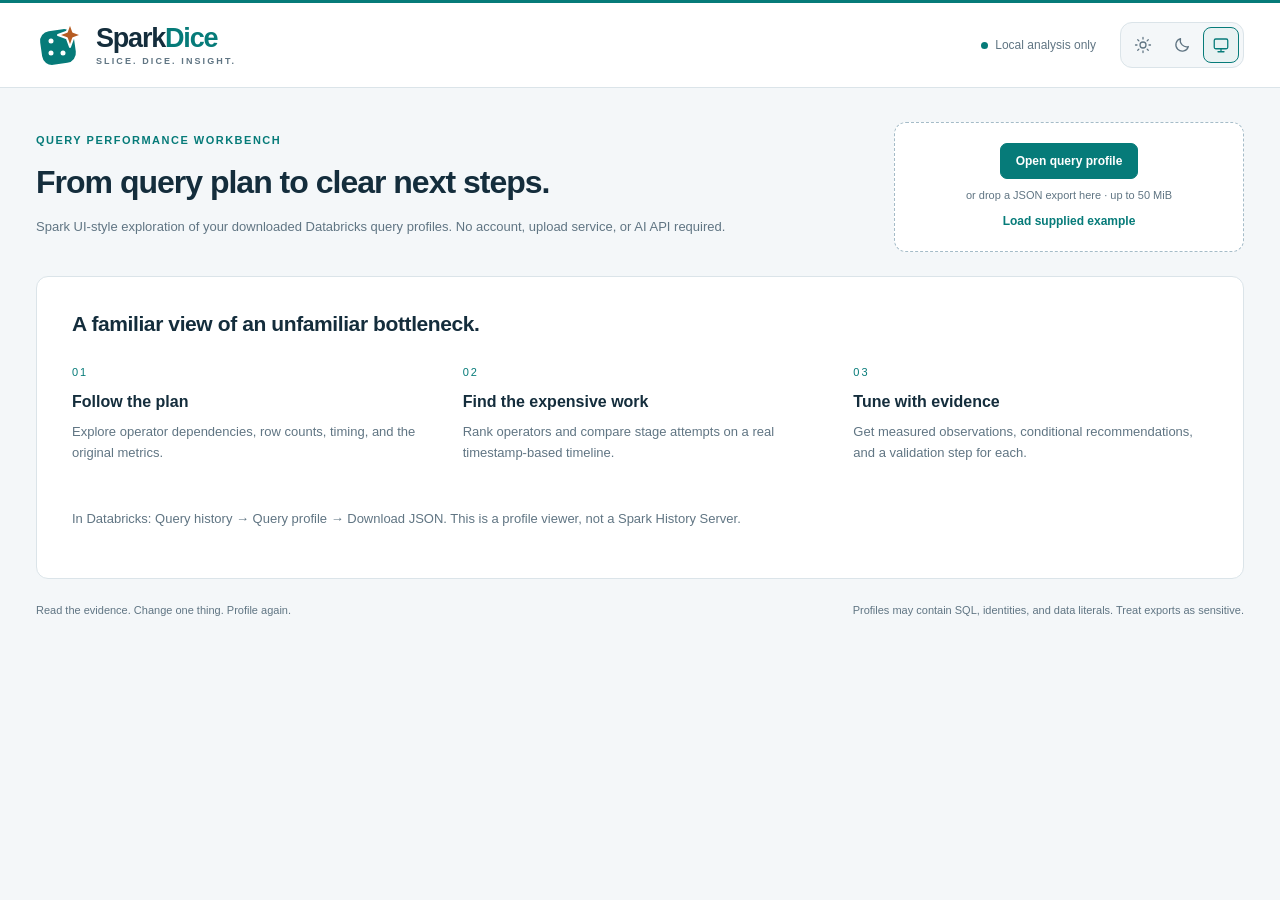
<file: SparkUIForServerless/index.html>
<!doctype html>
<html lang="en">
<head>
  <meta charset="utf-8">
  <meta name="viewport" content="width=device-width,initial-scale=1">
  <meta http-equiv="Content-Security-Policy" content="default-src 'self'; script-src 'self'; style-src 'self' 'unsafe-inline'; connect-src 'self'; img-src 'self' data:; object-src 'none'; base-uri 'none'">
  <title>SparkDice | Serverless query insights</title>
  <script src="theme.js"></script>
  <link rel="stylesheet" href="styles.css">
  <script src="profile.js" defer></script>
  <script src="app.js" defer></script>
</head>
<body>
  <header class="topbar">
    <a class="brand" href="./index.html" aria-label="SparkDice home">
      <svg class="brand-mark" viewBox="0 0 48 48" aria-hidden="true"><rect x="5" y="9" width="34" height="34" rx="10" transform="rotate(-8 22 26)"/><circle cx="15" cy="20" r="2.5"/><circle cx="27" cy="32" r="2.5"/><circle cx="15" cy="32" r="2.5"/><path d="M34 2l3.2 8.8L46 14l-8.8 3.2L34 26l-3.2-8.8L22 14l8.8-3.2z"/></svg>
      <span class="brand-lockup"><span class="brand-name">Spark<span>Dice</span></span><span class="brand-tagline">Slice. Dice. Insight.</span></span>
    </a>
    <div class="topbar-actions"><span class="privacy"><span class="dot"></span> Local analysis only</span><div data-theme-control></div></div>
  </header>
  <main>
    <section class="intro">
      <div><p class="eyebrow">QUERY PERFORMANCE WORKBENCH</p>
        <h1>From query plan to clear next steps.</h1>
        <p class="muted">Spark UI-style exploration of your downloaded Databricks query profiles. No account, upload service, or AI API required.</p>
      </div>
      <div id="dropzone" class="dropzone">
        <label class="button primary" for="file">Open query profile<input id="file" type="file" accept=".json,application/json"></label>
        <span>or drop a JSON export here &middot; up to 50 MiB</span>
        <button id="sample" class="link-button" type="button">Load supplied example</button>
      </div>
    </section>
    <div id="error" class="notice error" role="alert" hidden></div>
    <p id="load-status" role="status" class="muted"></p>
    <section id="empty" class="empty-state">
      <h2>A familiar view of an unfamiliar bottleneck.</h2>
      <div class="empty-grid">
        <article><span class="step">01</span><h3>Follow the plan</h3><p>Explore operator dependencies, row counts, timing, and the original metrics.</p></article>
        <article><span class="step">02</span><h3>Find the expensive work</h3><p>Rank operators and compare stage attempts on a real timestamp-based timeline.</p></article>
        <article><span class="step">03</span><h3>Tune with evidence</h3><p>Get measured observations, conditional recommendations, and a validation step for each.</p></article>
      </div>
      <p class="muted">In Databricks: Query history &rarr; Query profile &rarr; Download JSON. This is a profile viewer, not a Spark History Server.</p>
    </section>
    <div id="workspace" hidden>
      <section class="query-heading">
        <div><p id="filename" class="eyebrow"></p><h2 id="query-title"></h2><p id="query-info" class="muted"></p></div>
        <div class="actions"><label>Execution graph <select id="graph-select"></select></label><button id="export" type="button">Export analysis</button></div>
      </section>
      <div id="warnings"></div>
      <section id="summary" class="cards" aria-label="Query summary"></section>
      <div class="scope-note">A query profile is not a complete Spark event log. Task distributions, executor utilization, GC, and a proven critical path are not reconstructed. Missing values are shown as unavailable.</div>
      <nav id="tabs" class="tabs" aria-label="Analysis views">
        <button type="button" data-tab="overview" aria-current="page">Overview</button>
        <button type="button" data-tab="plan">Execution plan</button>
        <button type="button" data-tab="operators">Operators</button>
        <button type="button" data-tab="stages">Stages</button>
        <button type="button" data-tab="recommendations">Hotspots &amp; recommendations</button>
        <button type="button" data-tab="query">Query &amp; limitations</button>
      </nav>
      <section id="overview" class="panel"></section>
      <section id="plan" class="panel" hidden>
        <div class="section-heading"><div><h2>Execution plan</h2><p class="muted">Dependencies flow from result operators to their inputs. Select a node for details. All exported nodes are retained.</p></div>
          <label>Zoom <select id="zoom"><option value="0.7">70%</option><option value="1" selected>100%</option><option value="1.3">130%</option></select></label>
        </div>
        <p id="plan-status" class="muted"></p><div id="dag-scroll" class="dag-scroll"><svg id="dag" role="img" aria-label="Query operator dependency graph"></svg></div>
      </section>
      <section id="operators" class="panel" hidden>
        <div class="section-heading"><div><h2>Operator explorer</h2><p class="muted">Exclusive time when available; otherwise reported key duration. Cumulative times are never added into rankings.</p></div></div>
        <div class="filters"><label>Search <input id="operator-search" type="search" placeholder="Name, ID, or tag"></label>
          <label>Stage <select id="stage-filter"><option value="">All stages</option></select></label>
          <label>Sort by <select id="operator-sort"><option value="duration">Time, descending</option><option value="peak">Peak memory, descending</option><option value="rows">Output rows, descending</option><option value="id">Operator ID</option></select></label>
        </div>
        <p id="operator-count" class="muted"></p><div id="operator-table" class="table-scroll"></div>
      </section>
      <section id="stages" class="panel" hidden></section>
      <section id="recommendations" class="panel" hidden></section>
      <section id="query" class="panel" hidden></section>
    </div>
    <footer>Read the evidence. Change one thing. Profile again. <span>Profiles may contain SQL, identities, and data literals. Treat exports as sensitive.</span></footer>
  </main>
  <dialog id="detail"><div class="dialog-toolbar"><span>OPERATOR DETAILS</span><button id="close-detail" type="button" aria-label="Close operator details">Close</button></div><div id="detail-body"></div></dialog>
</body>
</html>
</file>
<file: SparkUIForServerless/styles.css>
:root{color-scheme:light;--ink:#142d3c;--muted:#607583;--line:#dbe4e9;--bg:#f4f7f9;--surface:#fff;--soft:#edf4f6;--accent-soft:#e8f2f2;--teal:#067b79;--blue:#427be0;--orange:#b65c23;--red:#b83240;font-family:Inter,"Segoe UI",Arial,sans-serif;font-size:14px}
*{box-sizing:border-box}body{margin:0;background:var(--bg);color:var(--ink)}button,input,select{font:inherit}button,.button{display:inline-flex;align-items:center;justify-content:center;border:1px solid #cbd8df;border-radius:7px;padding:10px 15px;background:#fff;color:var(--ink);cursor:pointer;font-weight:600;text-decoration:none;gap:8px}button:hover,.button:hover{background:#edf4f6;border-color:#9cb5c4}button:disabled{opacity:.5;cursor:wait}.primary{background:var(--teal);color:#fff;border-color:var(--teal)}.primary:hover{background:#056865;color:#fff}a{color:var(--teal)}:focus-visible{outline:3px solid #4288db;outline-offset:3px}[hidden]{display:none!important}.topbar{min-height:72px;background:#fff;border-bottom:1px solid var(--line);padding:16px 36px;display:flex;align-items:center;justify-content:space-between;gap:18px}.brand{font-size:20px;letter-spacing:-.5px;color:var(--ink);display:flex;align-items:center;gap:12px;text-decoration:none;font-weight:750}.brand-icon{background:var(--teal);color:#fff;border-radius:9px;display:inline-grid;place-items:center;width:34px;height:34px}.brand-sub{font-size:13px;letter-spacing:0;font-weight:400;color:var(--muted)}.privacy{font-size:12px;white-space:nowrap;display:flex;align-items:center;gap:7px}.dot{width:7px;height:7px;border-radius:50%;background:#12977e}main{max-width:1560px;padding:34px 36px 18px;margin:auto}.intro{display:grid;grid-template-columns:1fr 350px;gap:40px;align-items:center;margin-bottom:24px}h1{font-size:32px;letter-spacing:-1px;line-height:1.2;margin:10px 0 14px}h2{font-size:21px;letter-spacing:-.4px;margin:0 0 12px}h3{font-size:16px;margin:0 0 10px}p{line-height:1.65;margin:8px 0 14px}.eyebrow{font-size:11px;font-weight:700;letter-spacing:1.5px;color:var(--teal);overflow-wrap:anywhere}.muted{color:var(--muted);font-size:13px}.dropzone{background:#fff;border:1px dashed #a5bcc8;padding:20px;border-radius:12px;display:flex;align-items:center;flex-direction:column;gap:10px}.dropzone.dragging{border:2px solid var(--teal);background:#e6f6f3}.dropzone span{font-size:11px;color:var(--muted)}#file{position:absolute;opacity:0;width:1px;height:1px}.button:focus-within{outline:3px solid #4288db;outline-offset:3px}.link-button{border:0;background:none;padding:3px;color:var(--teal);font-size:12px}.notice{padding:13px 18px;border-radius:6px;background:#fff5dc;border:1px solid #ead5a0;margin-bottom:12px;font-size:13px;line-height:1.6}.error{background:#fff0f0;border-color:#e7bbc0;color:#922631}.empty-state{padding:35px;background:#fff;border:1px solid var(--line);border-radius:12px}.empty-grid{display:grid;grid-template-columns:repeat(3,1fr);gap:36px;margin:30px 0}.empty-grid p{font-size:13px;color:var(--muted)}.step{font-size:11px;letter-spacing:2px;color:var(--teal);display:block;margin-bottom:15px}.query-heading,.section-heading{display:flex;justify-content:space-between;gap:20px;align-items:center;margin:24px 0 20px}.query-heading h2{font-size:25px;max-width:850px;overflow-wrap:anywhere}.actions,.filters{display:flex;align-items:end;gap:12px;flex-wrap:wrap}label{font-size:12px;color:var(--muted);display:flex;flex-direction:column;gap:7px}input,select{border:1px solid #cbd8df;padding:10px;background:white;border-radius:6px;color:var(--ink);min-height:38px}input[type=search]{min-width:260px}.cards{display:grid;grid-template-columns:repeat(6,minmax(0,1fr));gap:12px}.card{background:#fff;border:1px solid var(--line);border-radius:9px;padding:18px}.card-label{font-size:11px;color:var(--muted);text-transform:uppercase;letter-spacing:.7px}.card-value{font-size:25px;letter-spacing:-.8px;font-weight:650;margin:10px 0;overflow-wrap:anywhere}.card-note{font-size:11px;color:var(--muted)}.scope-note{font-size:12px;color:var(--muted);padding:16px 0;line-height:1.6}.tabs{display:flex;border-bottom:1px solid var(--line);gap:5px;overflow-x:auto;margin-top:6px}.tabs button{border:none;border-radius:0;background:none;padding:15px 18px;white-space:nowrap;color:var(--muted);border-bottom:3px solid transparent}.tabs button[aria-current]{color:var(--teal);border-color:var(--teal);background:#e8f2f2}.panel{padding:26px;background:#fff;border:1px solid var(--line);border-top:0;border-radius:0 0 9px 9px;min-height:300px}.two-col{display:grid;grid-template-columns:1fr 1fr;gap:30px}.box{border:1px solid var(--line);padding:22px;border-radius:8px}.bar-row{display:grid;grid-template-columns:145px 1fr 85px;align-items:center;gap:14px;margin:18px 0;font-size:12px}.bar-track{background:#edf2f5;border-radius:4px;min-height:10px;overflow:hidden}.bar-fill{height:10px;background:var(--teal);border-radius:4px;min-width:0}.bar-fill.blue{background:var(--blue)}.bar-fill.orange{background:var(--orange)}.bar-row strong{text-align:right;font-weight:600}.metric-list{display:grid;grid-template-columns:1fr 1fr;margin:0}.metric-list dt,.metric-list dd{border-bottom:1px solid #ecf0f2;padding:10px 0;font-size:12px;margin:0;overflow-wrap:anywhere}.metric-list dt{color:var(--muted)}.metric-list dd{text-align:right}.hint{font-size:12px;background:#eef6f5;color:#365e5b;border-radius:6px;padding:13px;line-height:1.7;margin-top:18px}.finding{border:1px solid var(--line);border-left:3px solid var(--teal);border-radius:7px;padding:20px;margin:14px 0}.finding.investigate{border-left-color:var(--orange)}.finding.observation{border-left-color:#91a7b2}.finding-heading{display:flex;gap:12px;align-items:center;margin-bottom:12px}.finding-heading h3{margin:0}.badge{font-size:10px;text-transform:uppercase;letter-spacing:.7px;padding:5px 8px;border-radius:4px;background:#eaf5f3;color:#126761;white-space:nowrap}.badge.investigate{background:#fff0dd;color:#945720}.badge.observation{background:#eff2f5;color:#607583}.finding p{font-size:13px}.finding-label{font-size:10px;color:var(--muted);letter-spacing:1px;text-transform:uppercase;display:block;margin:14px 0 4px}.node-link{padding:4px 9px;margin:4px 5px 0 0;color:var(--teal);font-size:12px}.table-scroll{overflow:auto}table{width:100%;border-collapse:collapse;font-size:12px;text-align:left}th{font-weight:650;color:var(--muted);font-size:10px;text-transform:uppercase;letter-spacing:.6px;background:#f6f8fa;white-space:nowrap}th,td{padding:13px 12px;border-bottom:1px solid #e8eef2;vertical-align:top}tbody tr:hover{background:#f6fafb}td.numeric{font-variant-numeric:tabular-nums;white-space:nowrap}.filters{margin:10px 0 18px}.dag-scroll{overflow:auto;background-color:#fafcfd;background-image:radial-gradient(#d7e1e6 1px,transparent 1px);background-size:18px 18px;border:1px solid var(--line);border-radius:8px;max-height:820px}#dag{display:block}.dag-edge{fill:none;stroke:#a7bdc9;stroke-width:1.5}.dag-node{cursor:pointer}.dag-node rect{fill:#fff;stroke:#bccfd9;stroke-width:1.3}.dag-node:hover rect,.dag-node:focus rect{stroke:var(--teal);stroke-width:2.5}.dag-node.hot rect{fill:#fff6ec;stroke:#d49a67}.dag-title{font-size:12px;fill:var(--ink);font-weight:600}.dag-sub{font-size:10px;fill:var(--muted)}.dag-time{font-size:11px;fill:var(--teal);font-weight:650}.timeline{margin:22px 0}.timeline-row{display:grid;grid-template-columns:160px 1fr 85px;gap:14px;align-items:center;margin:14px 0;font-size:12px}.timeline-track{height:20px;background:#f0f4f6;position:relative;border-radius:4px;overflow:hidden}.timeline-bar{position:absolute;top:3px;height:14px;background:var(--blue);border-radius:3px;min-width:2px}.timeline-skipped{color:var(--muted);font-size:11px;padding-left:7px}.code{font-family:Consolas,monospace;font-size:12px;white-space:pre-wrap;overflow-wrap:anywhere;background:#f5f8fa;padding:18px;border:1px solid var(--line);border-radius:6px;max-height:450px;overflow:auto}details{margin-top:18px}summary{cursor:pointer;color:var(--teal);font-size:13px;font-weight:600;padding:8px 0}dialog{width:min(940px,94vw);max-height:90vh;border:1px solid var(--line);border-radius:12px;padding:0;box-shadow:0 20px 80px #18313f44;color:var(--ink)}dialog::backdrop{background:#16334266}.dialog-toolbar{display:flex;justify-content:space-between;align-items:center;padding:14px 24px;border-bottom:1px solid var(--line);position:sticky;top:0;background:#fff;z-index:1;font-size:11px;letter-spacing:1px}#detail-body{padding:24px}#detail-body .cards{grid-template-columns:repeat(3,1fr);margin:20px 0}#detail-body td{max-width:550px;overflow-wrap:anywhere}.metadata-value{white-space:pre-wrap;max-height:180px;overflow:auto;font-family:Consolas,monospace;font-size:11px}.detail-search{margin:20px 0}.small-link{font-size:12px}footer{padding:25px 0 8px;font-size:11px;color:var(--muted);display:flex;justify-content:space-between;gap:20px}ul{padding-left:22px;line-height:1.9;font-size:13px}.quick-findings{margin-top:24px}.status-complete{color:var(--teal)}.status-skipped{color:var(--muted)}.failure{color:var(--red)}
@media(max-width:1150px){.cards{grid-template-columns:repeat(3,1fr)}.two-col{grid-template-columns:1fr}.intro{grid-template-columns:1fr 310px}main{padding:24px}.topbar{padding:16px 24px}}
@media(max-width:760px){.brand-sub{display:none}.topbar{padding:14px 16px}.brand{font-size:18px}main{padding:20px 14px}.intro{grid-template-columns:1fr;gap:18px}h1{font-size:28px}.query-heading,.section-heading{align-items:flex-start;flex-direction:column}.cards{grid-template-columns:repeat(2,1fr)}.card{padding:14px}.card-value{font-size:22px}.panel{padding:16px}.empty-grid{grid-template-columns:1fr;gap:18px}.empty-state{padding:24px}.bar-row{grid-template-columns:110px 1fr 72px;gap:9px}.timeline-row{grid-template-columns:110px 1fr 62px;gap:8px}.finding-heading{align-items:flex-start;flex-direction:column}.filters label,.filters input{width:100%}footer{flex-direction:column}.tabs button{padding:13px 12px;font-size:12px}#detail-body .cards{grid-template-columns:1fr}#detail-body{padding:16px}}

:root[data-theme="dark"] {
  color-scheme: dark;
  --ink: #e1edf5;
  --muted: #9cafc0;
  --line: #304455;
  --bg: #0d1722;
  --surface: #152330;
  --soft: #1d3040;
  --accent-soft: #193d40;
  --teal: #62d4c7;
  --blue: #80aaff;
  --orange: #f1b070;
  --red: #ff919b;
}
.topbar { min-height: 88px; background: var(--surface); border-top: 3px solid var(--teal); }
.brand { gap: 12px; flex-shrink: 0; }
.brand-mark { width: 48px; height: 48px; overflow: visible; }
.brand-mark rect { fill: var(--teal); }
.brand-mark circle { fill: var(--surface); }
.brand-mark path { fill: var(--orange); stroke: var(--surface); stroke-width: 2; stroke-linejoin: round; }
.brand-lockup { display: flex; flex-direction: column; gap: 4px; }
.brand-name { font-size: 27px; line-height: 1; letter-spacing: -1.2px; font-weight: 800; }
.brand-name > span { color: var(--teal); }
.brand-tagline { font-size: 9px; letter-spacing: 2.1px; text-transform: uppercase; color: var(--muted); font-weight: 650; }
.topbar-actions { display: flex; align-items: center; gap: 24px; }
.privacy { color: var(--muted); }
.dot { background: var(--teal); }
[data-theme-control] { position: relative; }
.theme-switch { display: flex; gap: 3px; padding: 4px; border: 1px solid var(--line); border-radius: 12px; background: var(--bg); }
.theme-switch button { width: 36px; height: 36px; padding: 8px; border: 1px solid transparent; border-radius: 8px; background: transparent; color: var(--muted); }
.theme-switch button:hover { background: var(--soft); color: var(--ink); }
.theme-switch button[aria-pressed="true"] { color: var(--teal); background: var(--accent-soft); border-color: var(--teal); }
.theme-switch svg { width: 18px; height: 18px; fill: none; stroke: currentColor; stroke-width: 1.7; stroke-linecap: round; stroke-linejoin: round; }
.theme-warning:empty { display: none; }
.theme-warning { position: absolute; right: 0; top: calc(100% + 8px); width: 240px; padding: 12px; border: 1px solid var(--orange); border-radius: 8px; background: var(--surface); color: var(--ink); font-size: 12px; z-index: 5; }
:root[data-theme="dark"] :is(button, .button, input, select, .dropzone, .empty-state, .card, .panel, dialog, .dialog-toolbar) { background: var(--surface); }
:root[data-theme="dark"] :is(button, .button, input, select) { border-color: var(--line); }
:root[data-theme="dark"] :is(button:hover, .button:hover, tbody tr:hover) { background: var(--soft); }
:root[data-theme="dark"] .primary { background: var(--teal); color: #0d2729; border-color: var(--teal); }
:root[data-theme="dark"] .primary:hover { background: #8ae4da; }
:root[data-theme="dark"] .link-button { background: transparent; }
:root[data-theme="dark"] .dropzone { border-color: #567486; }
:root[data-theme="dark"] :is(.dropzone.dragging, .tabs button[aria-current]) { background: var(--accent-soft); }
:root[data-theme="dark"] .tabs button { background: transparent; border-color: transparent; }
:root[data-theme="dark"] .tabs button[aria-current] { border-color: var(--teal); }
:root[data-theme="dark"] :is(.bar-track, .timeline-track, th, .code) { background: var(--soft); }
:root[data-theme="dark"] :is(th, td, .metric-list dt, .metric-list dd) { border-color: var(--line); }
:root[data-theme="dark"] .hint { background: var(--accent-soft); color: #b8ddd7; }
:root[data-theme="dark"] .notice { background: #3b301c; border-color: #786132; }
:root[data-theme="dark"] .error { background: #3d232c; border-color: #854553; color: #ffb1b8; }
:root[data-theme="dark"] .badge { background: var(--accent-soft); color: var(--teal); }
:root[data-theme="dark"] .badge.investigate { background: #3b301c; color: var(--orange); }
:root[data-theme="dark"] .badge.observation { background: var(--soft); color: var(--muted); }
:root[data-theme="dark"] .dag-scroll { background-color: #101e2a; background-image: radial-gradient(#304455 1px, transparent 1px); }
:root[data-theme="dark"] .dag-node rect { fill: var(--surface); stroke: #567486; }
:root[data-theme="dark"] .dag-node.hot rect { fill: #3b301c; stroke: var(--orange); }
:root[data-theme="dark"] :is(.dag-node:hover, .dag-node:focus) rect { stroke: var(--teal); }
:root[data-theme="dark"] .theme-switch button { background: transparent; border-color: transparent; }
:root[data-theme="dark"] .theme-switch button:hover { background: var(--soft); }
:root[data-theme="dark"] .theme-switch button[aria-pressed="true"] { background: var(--accent-soft); border-color: var(--teal); }
@media (max-width: 760px) {
  .topbar-actions { gap: 12px; }
  .topbar-actions .privacy { display: none; }
  .brand { gap: 8px; }
  .brand-mark { width: 38px; height: 38px; }
  .brand-name { font-size: 23px; }
  .brand-tagline { font-size: 8px; letter-spacing: 1.3px; }
  .theme-switch button { width: 32px; height: 34px; padding: 6px; }
}
</file>
